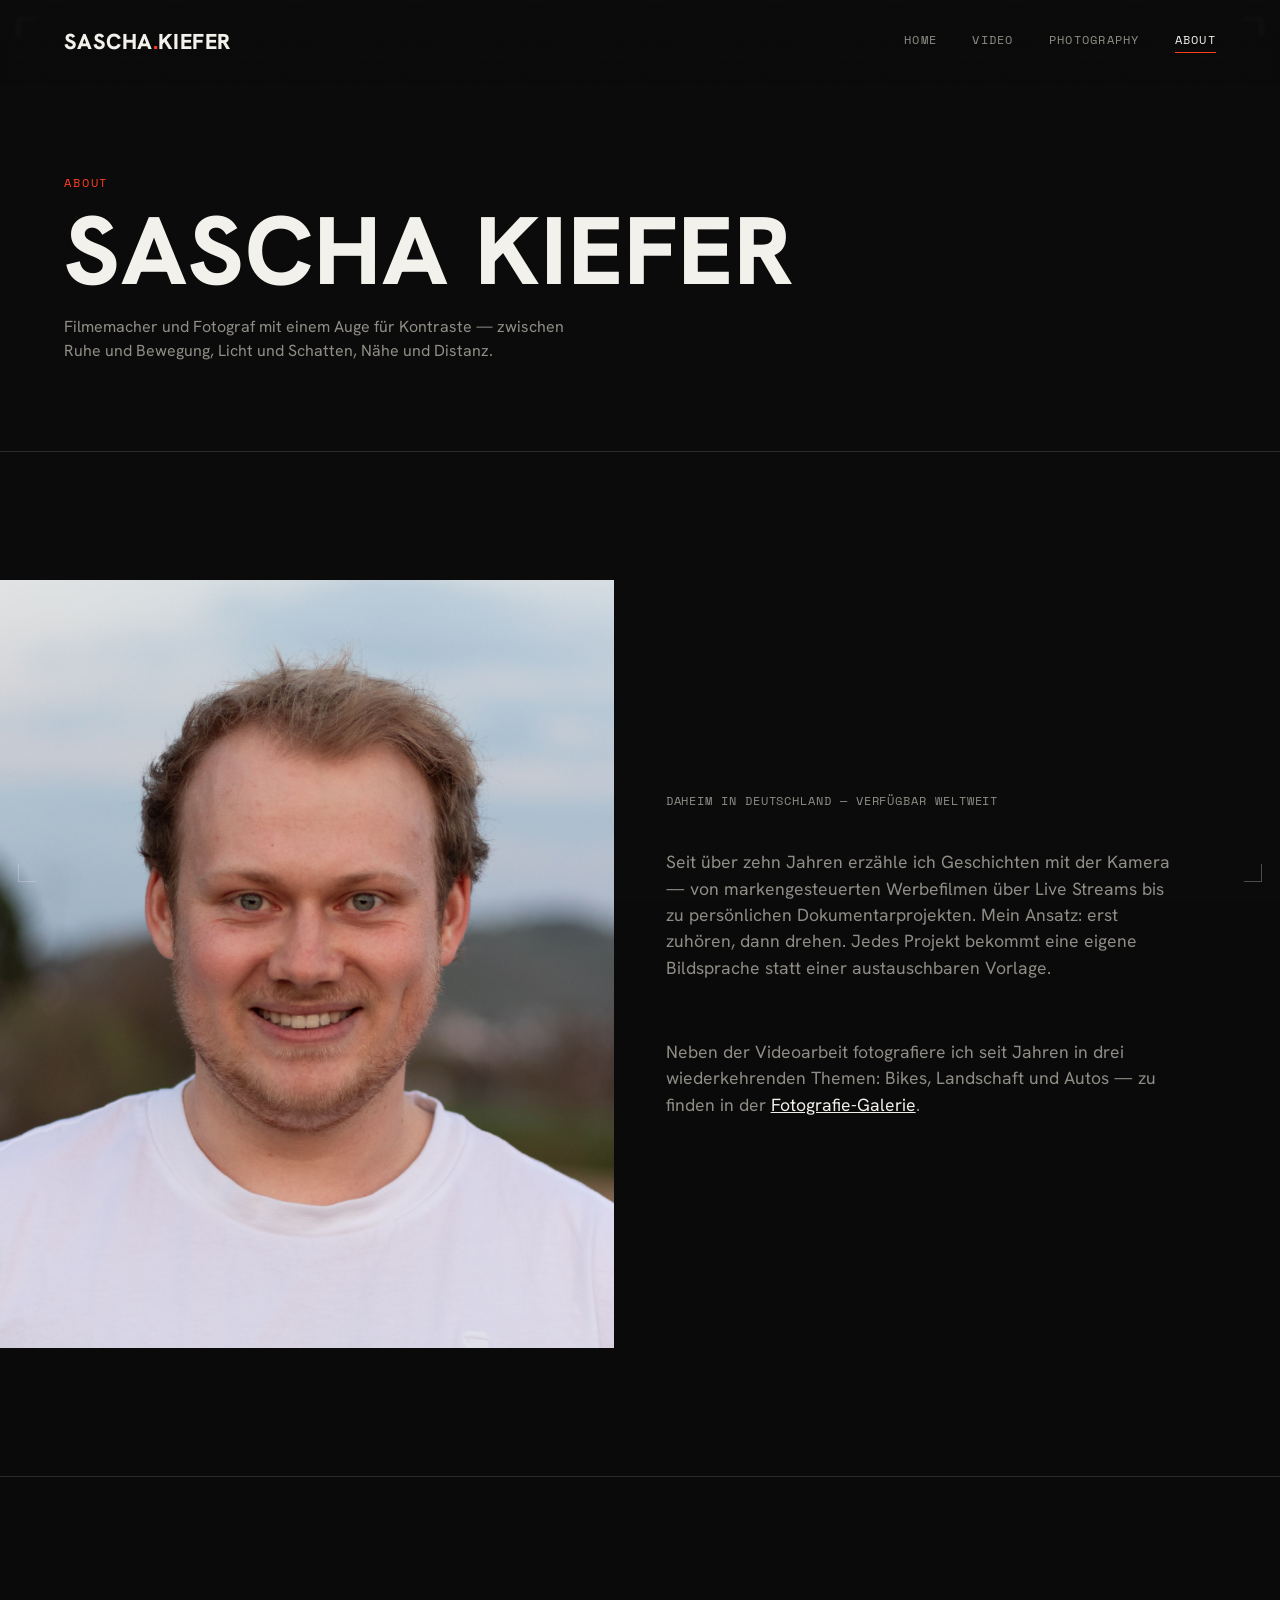
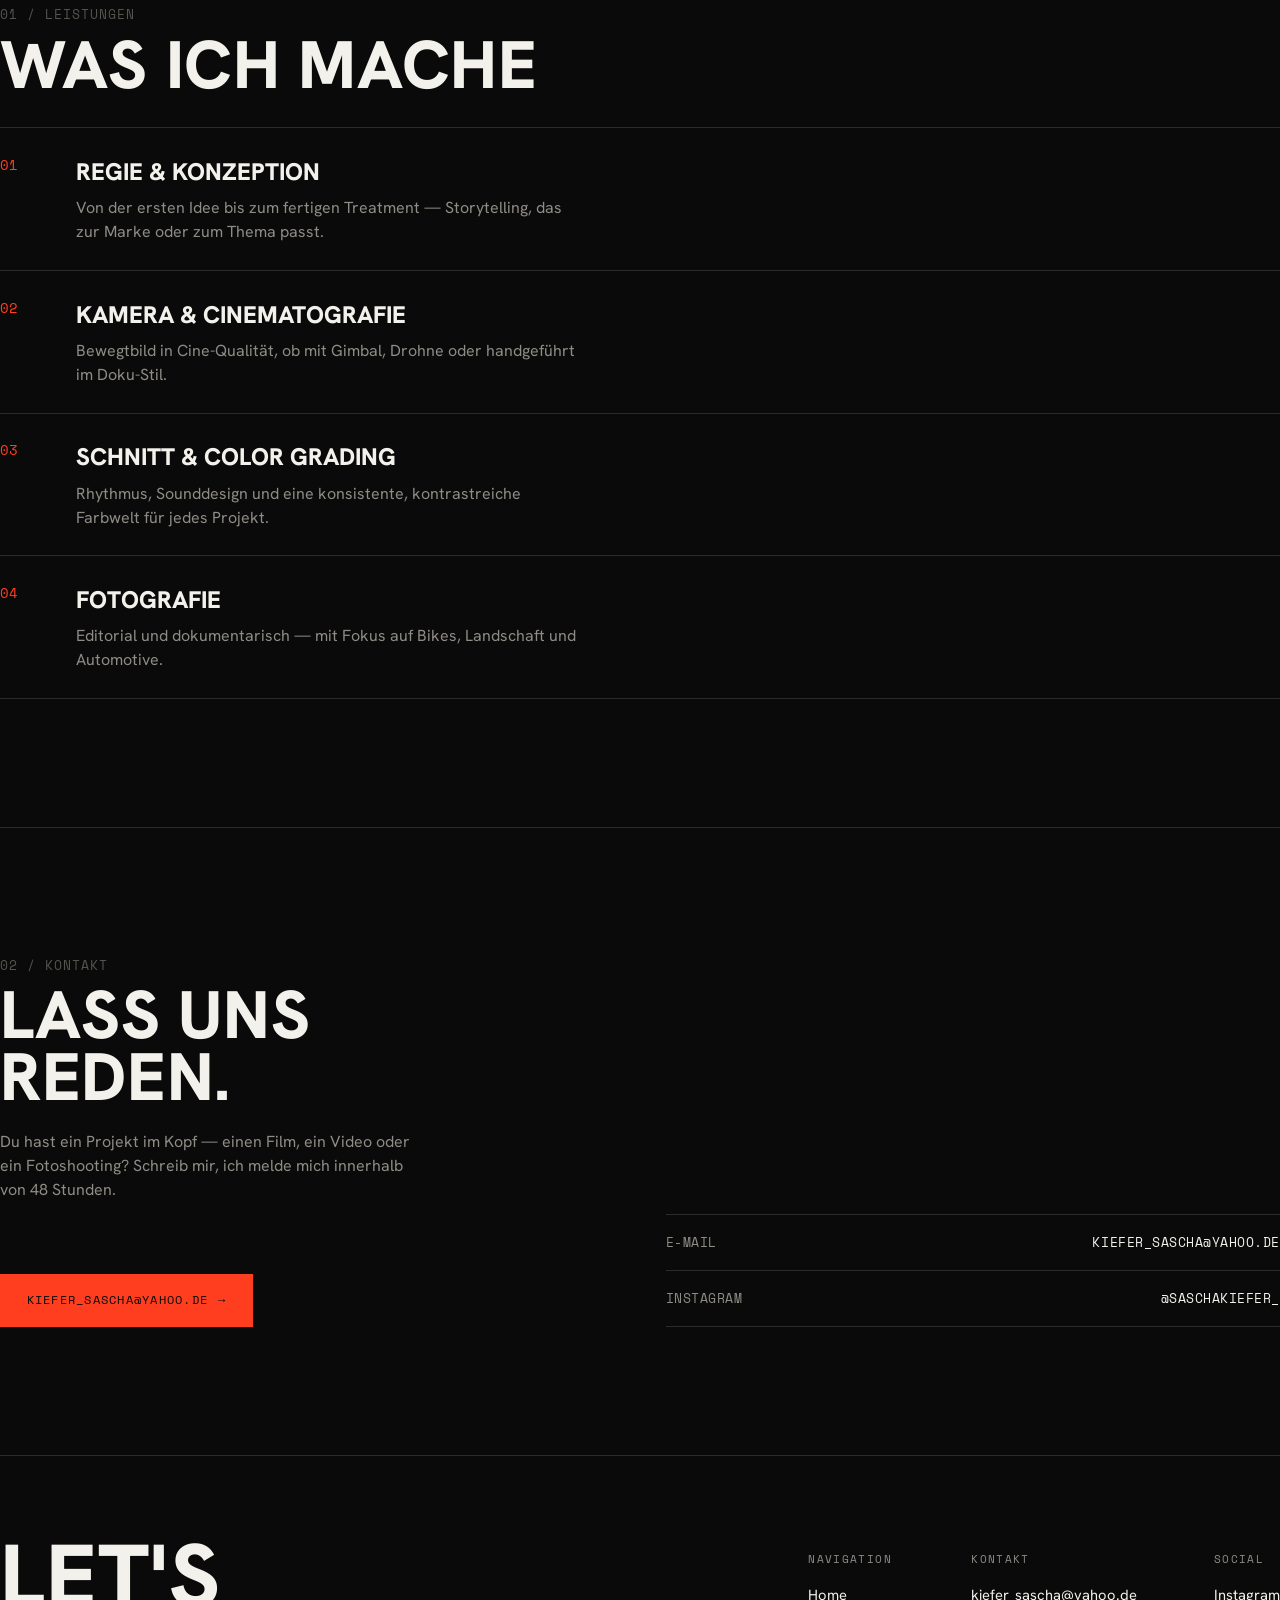
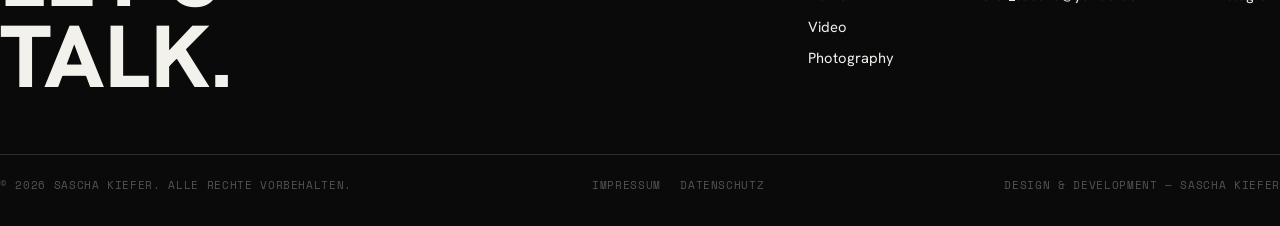
<file: about.html>
<!doctype html>
<html lang="de">
<head>
<meta charset="UTF-8">
<meta name="viewport" content="width=device-width, initial-scale=1.0">
<title>About — Sascha Kiefer</title>
<meta name="description" content="Über Sascha Kiefer — Filmmaker, Regisseur und Fotograf.">
<meta property="og:type" content="website">
<meta property="og:site_name" content="Sascha Kiefer">
<meta property="og:title" content="About — Sascha Kiefer">
<meta property="og:description" content="Über Sascha Kiefer — Filmmaker, Regisseur und Fotograf.">
<meta property="og:url" content="https://saschakiefer96-dev.github.io/website/about.html">
<meta property="og:image" content="https://saschakiefer96-dev.github.io/website/assets/img/hero-poster.jpg">
<meta name="twitter:card" content="summary_large_image">
<meta name="twitter:title" content="About — Sascha Kiefer">
<meta name="twitter:description" content="Über Sascha Kiefer — Filmmaker, Regisseur und Fotograf.">
<meta name="twitter:image" content="https://saschakiefer96-dev.github.io/website/assets/img/hero-poster.jpg">
<link rel="icon" type="image/svg+xml" href="assets/favicon.svg">
<link rel="stylesheet" href="css/style.css">
</head>
<body>

<div class="grain"></div>
<div class="reticle"><span class="tl"></span><span class="tr"></span><span class="bl"></span><span class="br"></span></div>

<nav class="nav">
  <div class="nav__inner">
    <a href="index.html" class="nav__logo">Sascha<span>.</span>Kiefer</a>
    <div class="nav__links">
      <a href="index.html">Home</a>
      <a href="projects.html">Video</a>
      <a href="photography.html">Photography</a>
      <a href="about.html" class="active">About</a>
    </div>
    <button class="nav__toggle" aria-label="Menü öffnen"><span></span><span></span><span></span></button>
  </div>
</nav>

<div class="mobile-menu">
  <a href="index.html">Home</a>
  <a href="projects.html">Video</a>
  <a href="photography.html">Photography</a>
  <a href="about.html" class="active">About</a>
  <div class="mobile-menu__foot mono">
    <a href="https://www.instagram.com/saschakiefer_/?hl=en" target="_blank" rel="noopener">Instagram</a><span>Contact</span>
  </div>
</div>

<header class="page-head wrap reveal">
  <div class="page-head__eyebrow eyebrow">About</div>
  <h1 class="page-head__title display">Sascha Kiefer</h1>
  <p class="page-head__sub">
    Filmemacher und Fotograf mit einem Auge für Kontraste — zwischen
    Ruhe und Bewegung, Licht und Schatten, Nähe und Distanz.
  </p>
</header>

<!-- INTRO SPLIT -->
<section class="section wrap reveal">
  <div class="grid-2">
    <div class="ph ph--media" style="--ratio: 4/5;">
      <img class="ph__img" src="assets/img/about/Bewerbungsfoto.jpg" alt="Sascha Kiefer — Portrait" loading="lazy">
    </div>
    <div style="display:flex; flex-direction:column; justify-content:center; gap:1.4rem;">
      <div class="mono">Daheim in Deutschland — verfügbar weltweit</div>
      <p style="font-size:1.1rem; color:var(--fg-dim); max-width:52ch;">
        Seit über zehn Jahren erzähle ich Geschichten mit der Kamera —
        von markengesteuerten Werbefilmen über Live Streams bis zu
        persönlichen Dokumentarprojekten. Mein Ansatz: erst zuhören,
        dann drehen. Jedes Projekt bekommt eine eigene Bildsprache statt
        einer austauschbaren Vorlage.
      </p>
      <p style="font-size:1.1rem; color:var(--fg-dim); max-width:52ch;">
        Neben der Videoarbeit fotografiere ich seit Jahren in drei
        wiederkehrenden Themen: Bikes, Landschaft und Autos — zu finden
        in der <a href="photography.html" style="color:var(--fg); text-decoration:underline;">Fotografie-Galerie</a>.
      </p>
    </div>
  </div>
</section>

<!-- CAPABILITIES -->
<section class="section wrap reveal">
  <div class="section-num mono">01 / Leistungen</div>
  <h2 class="section__title display" style="margin-top:.6rem; margin-bottom:2rem;">Was ich mache</h2>

  <ul class="num-list">
    <li>
      <div></div>
      <div>
        <h3>Regie &amp; Konzeption</h3>
        <p>Von der ersten Idee bis zum fertigen Treatment — Storytelling, das zur Marke oder zum Thema passt.</p>
      </div>
    </li>
    <li>
      <div></div>
      <div>
        <h3>Kamera &amp; Cinematografie</h3>
        <p>Bewegtbild in Cine-Qualität, ob mit Gimbal, Drohne oder handgeführt im Doku-Stil.</p>
      </div>
    </li>
    <li>
      <div></div>
      <div>
        <h3>Schnitt &amp; Color Grading</h3>
        <p>Rhythmus, Sounddesign und eine konsistente, kontrastreiche Farbwelt für jedes Projekt.</p>
      </div>
    </li>
    <li>
      <div></div>
      <div>
        <h3>Fotografie</h3>
        <p>Editorial und dokumentarisch — mit Fokus auf Bikes, Landschaft und Automotive.</p>
      </div>
    </li>
  </ul>
</section>

<!-- CONTACT -->
<section class="section wrap reveal" id="contact">
  <div class="grid-2">
    <div>
      <div class="section-num mono">02 / Kontakt</div>
      <h2 class="section__title display" style="margin-top:.6rem;">Lass uns<br>reden.</h2>
      <p style="margin-top:1.4rem; color:var(--fg-dim); max-width:46ch;">
        Du hast ein Projekt im Kopf — einen Film, ein Video oder ein
        Fotoshooting? Schreib mir, ich melde mich innerhalb von 48 Stunden.
      </p>
      <div class="mt-lg">
        <a href="mailto:kiefer_sascha@yahoo.de" class="btn btn--accent">kiefer_sascha@yahoo.de <span class="btn__arrow">→</span></a>
      </div>
    </div>
    <div class="spec-list" style="align-self:end;">
      <div class="spec-list__row"><span>E-Mail</span><a href="mailto:kiefer_sascha@yahoo.de">kiefer_sascha@yahoo.de</a></div>
      <div class="spec-list__row"><span>Instagram</span><a href="https://www.instagram.com/saschakiefer_/?hl=en" target="_blank" rel="noopener">@saschakiefer_</a></div>
    </div>
  </div>
</section>

<footer class="footer wrap">
  <div class="footer__top">
    <div class="footer__title display">Let's<br>Talk.</div>
    <div class="footer__cols">
      <div class="footer__col">
        <h4>Navigation</h4>
        <a href="index.html">Home</a>
        <a href="projects.html">Video</a>
        <a href="photography.html">Photography</a>
      </div>
      <div class="footer__col">
        <h4>Kontakt</h4>
        <a href="mailto:kiefer_sascha@yahoo.de">kiefer_sascha@yahoo.de</a>
      </div>
      <div class="footer__col">
        <h4>Social</h4>
        <a href="https://www.instagram.com/saschakiefer_/?hl=en" target="_blank" rel="noopener">Instagram</a>
      </div>
    </div>
  </div>
  <div class="footer__bottom">
    <span>© 2026 Sascha Kiefer. Alle Rechte vorbehalten.</span>
    <div class="footer__legal">
      <a href="impressum.html">Impressum</a>
      <a href="datenschutz.html">Datenschutz</a>
    </div>
    <span>Design &amp; Development — Sascha Kiefer</span>
  </div>
</footer>

<script src="js/main.js"></script>
</body>
</html>
</file>
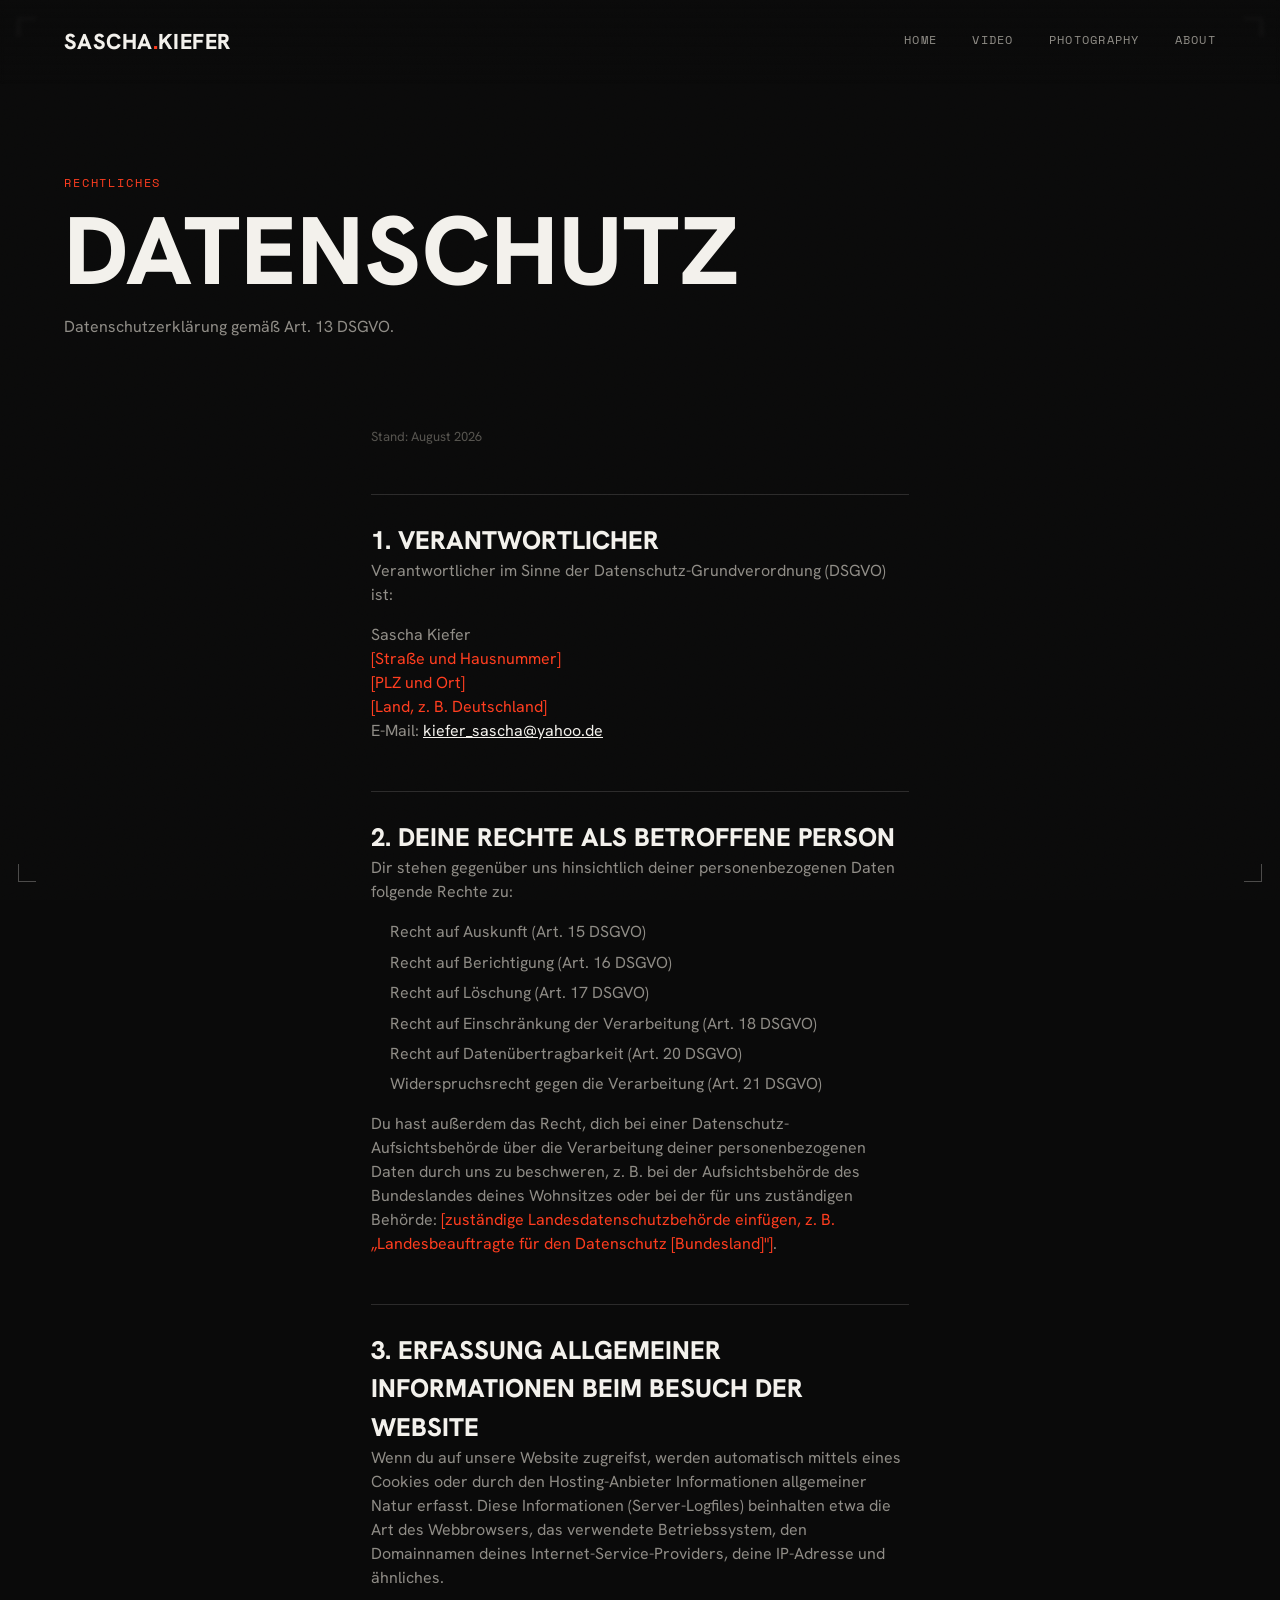
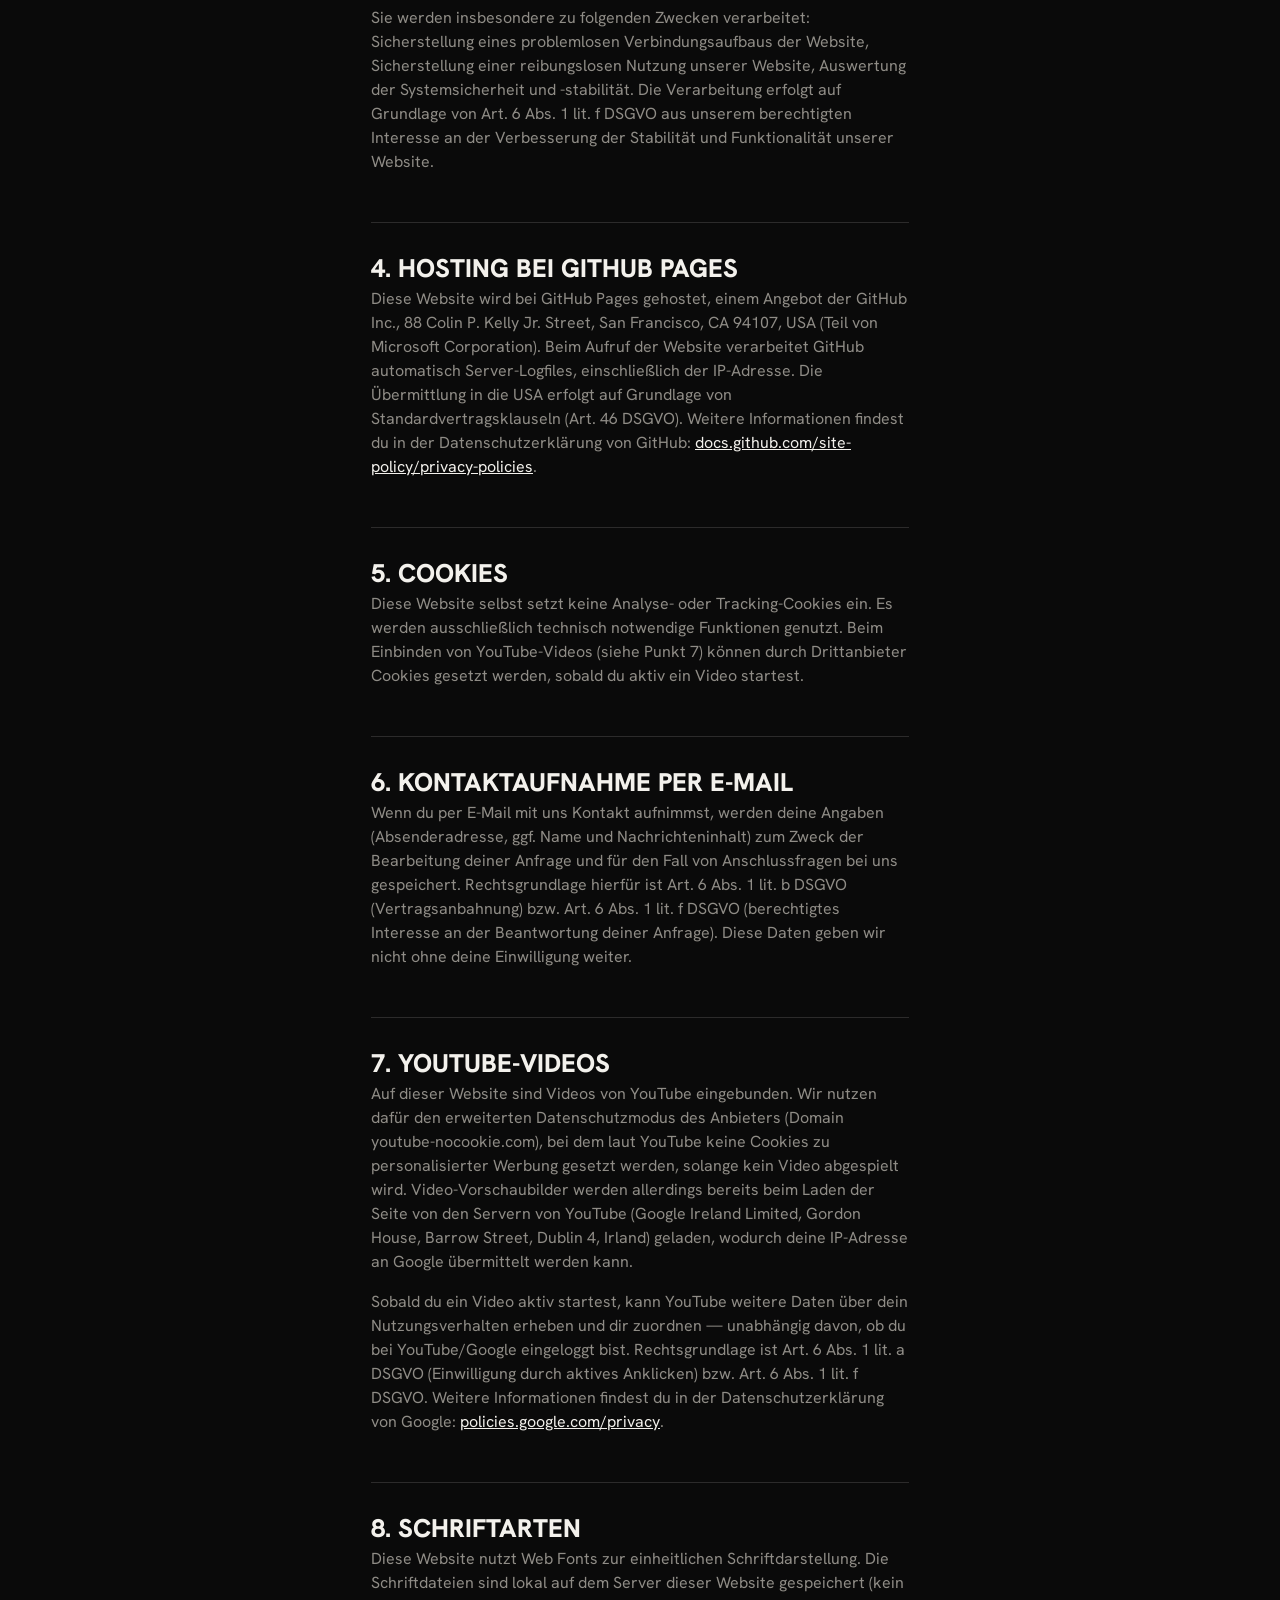
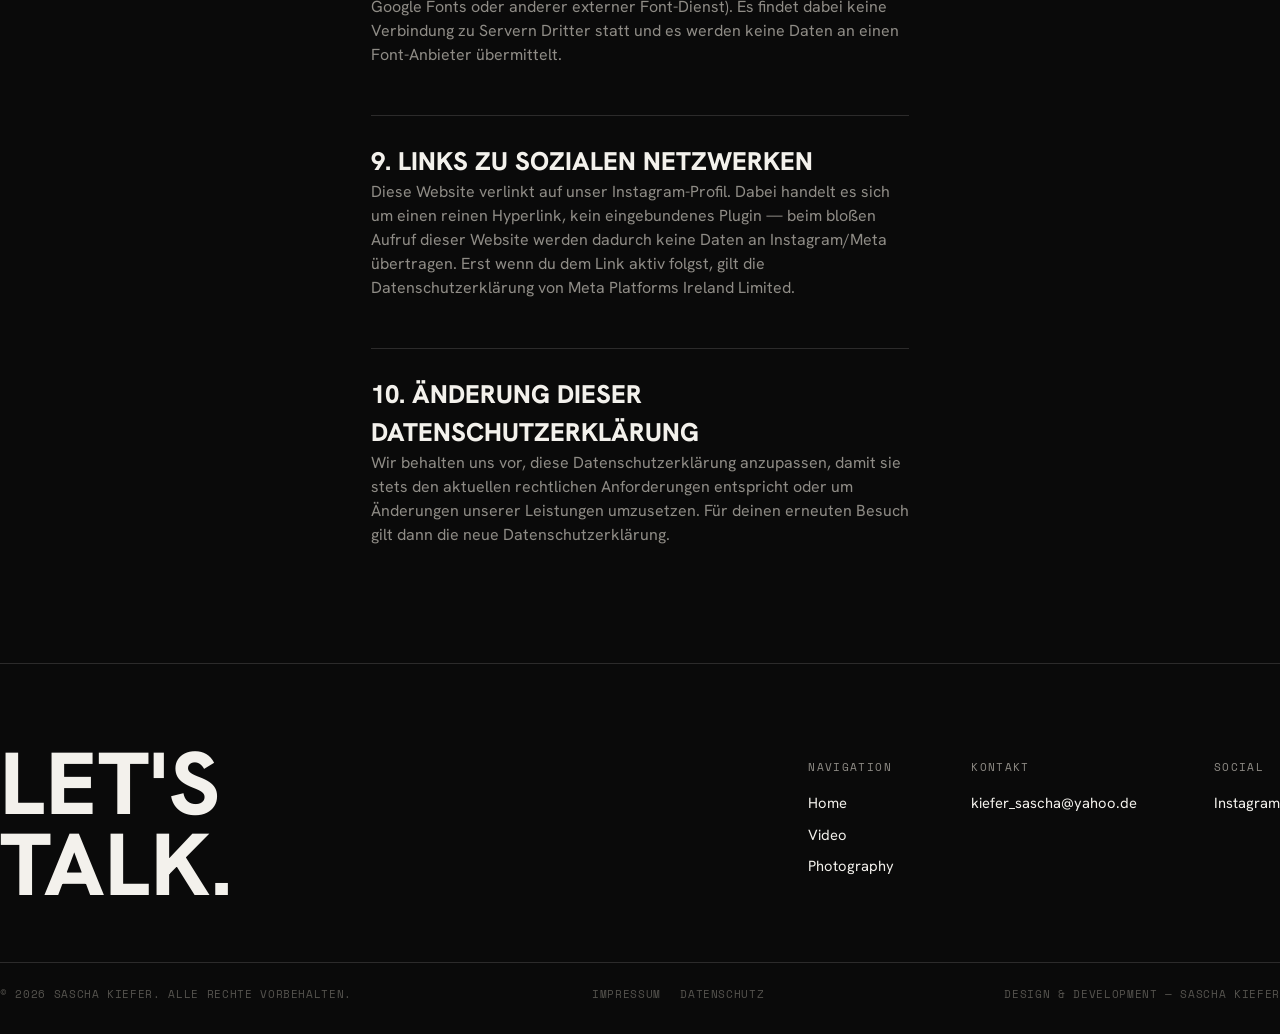
<file: datenschutz.html>
<!doctype html>
<html lang="de">
<head>
<meta charset="UTF-8">
<meta name="viewport" content="width=device-width, initial-scale=1.0">
<title>Datenschutz — Sascha Kiefer</title>
<meta name="description" content="Datenschutzerklärung von Sascha Kiefer.">
<meta property="og:type" content="website">
<meta property="og:site_name" content="Sascha Kiefer">
<meta property="og:title" content="Datenschutz — Sascha Kiefer">
<meta property="og:description" content="Datenschutzerklärung von Sascha Kiefer.">
<meta property="og:url" content="https://saschakiefer96-dev.github.io/website/datenschutz.html">
<meta property="og:image" content="https://saschakiefer96-dev.github.io/website/assets/img/hero-poster.jpg">
<meta name="twitter:card" content="summary">
<meta name="twitter:title" content="Datenschutz — Sascha Kiefer">
<meta name="twitter:description" content="Datenschutzerklärung von Sascha Kiefer.">
<link rel="icon" type="image/svg+xml" href="assets/favicon.svg">
<link rel="stylesheet" href="css/style.css">
</head>
<body>

<div class="grain"></div>
<div class="reticle"><span class="tl"></span><span class="tr"></span><span class="bl"></span><span class="br"></span></div>

<nav class="nav">
  <div class="nav__inner">
    <a href="index.html" class="nav__logo">Sascha<span>.</span>Kiefer</a>
    <div class="nav__links">
      <a href="index.html">Home</a>
      <a href="projects.html">Video</a>
      <a href="photography.html">Photography</a>
      <a href="about.html">About</a>
    </div>
    <button class="nav__toggle" aria-label="Menü öffnen"><span></span><span></span><span></span></button>
  </div>
</nav>

<div class="mobile-menu">
  <a href="index.html">Home</a>
  <a href="projects.html">Video</a>
  <a href="photography.html">Photography</a>
  <a href="about.html">About</a>
  <div class="mobile-menu__foot mono">
    <a href="https://www.instagram.com/saschakiefer_/?hl=en" target="_blank" rel="noopener">Instagram</a><span>Contact</span>
  </div>
</div>

<header class="page-head wrap reveal">
  <div class="page-head__eyebrow eyebrow">Rechtliches</div>
  <h1 class="page-head__title display">Datenschutz</h1>
  <p class="page-head__sub">
    Datenschutzerklärung gemäß Art. 13 DSGVO.
  </p>
</header>

<section class="wrap reveal legal" style="padding-bottom: clamp(60px,8vw,100px);">

  <div class="legal__updated">Stand: August 2026</div>

  <h2>1. Verantwortlicher</h2>
  <p>
    Verantwortlicher im Sinne der Datenschutz-Grundverordnung (DSGVO) ist:
  </p>
  <p>
    Sascha Kiefer<br>
    <span class="placeholder">[Straße und Hausnummer]</span><br>
    <span class="placeholder">[PLZ und Ort]</span><br>
    <span class="placeholder">[Land, z. B. Deutschland]</span><br>
    E-Mail: <a href="mailto:kiefer_sascha@yahoo.de">kiefer_sascha@yahoo.de</a>
  </p>

  <h2>2. Deine Rechte als betroffene Person</h2>
  <p>Dir stehen gegenüber uns hinsichtlich deiner personenbezogenen Daten folgende Rechte zu:</p>
  <ul>
    <li>Recht auf Auskunft (Art. 15 DSGVO)</li>
    <li>Recht auf Berichtigung (Art. 16 DSGVO)</li>
    <li>Recht auf Löschung (Art. 17 DSGVO)</li>
    <li>Recht auf Einschränkung der Verarbeitung (Art. 18 DSGVO)</li>
    <li>Recht auf Datenübertragbarkeit (Art. 20 DSGVO)</li>
    <li>Widerspruchsrecht gegen die Verarbeitung (Art. 21 DSGVO)</li>
  </ul>
  <p>
    Du hast außerdem das Recht, dich bei einer Datenschutz-Aufsichtsbehörde über die Verarbeitung deiner
    personenbezogenen Daten durch uns zu beschweren, z. B. bei der Aufsichtsbehörde des Bundeslandes
    deines Wohnsitzes oder bei der für uns zuständigen Behörde:
    <span class="placeholder">[zuständige Landesdatenschutzbehörde einfügen, z. B. „Landesbeauftragte für
    den Datenschutz [Bundesland]"]</span>.
  </p>

  <h2>3. Erfassung allgemeiner Informationen beim Besuch der Website</h2>
  <p>
    Wenn du auf unsere Website zugreifst, werden automatisch mittels eines Cookies oder durch den
    Hosting-Anbieter Informationen allgemeiner Natur erfasst. Diese Informationen (Server-Logfiles)
    beinhalten etwa die Art des Webbrowsers, das verwendete Betriebssystem, den Domainnamen deines
    Internet-Service-Providers, deine IP-Adresse und ähnliches.
  </p>
  <p>
    Sie werden insbesondere zu folgenden Zwecken verarbeitet: Sicherstellung eines problemlosen
    Verbindungsaufbaus der Website, Sicherstellung einer reibungslosen Nutzung unserer Website,
    Auswertung der Systemsicherheit und -stabilität. Die Verarbeitung erfolgt auf Grundlage von
    Art. 6 Abs. 1 lit. f DSGVO aus unserem berechtigten Interesse an der Verbesserung der Stabilität und
    Funktionalität unserer Website.
  </p>

  <h2>4. Hosting bei GitHub Pages</h2>
  <p>
    Diese Website wird bei GitHub Pages gehostet, einem Angebot der GitHub Inc.,
    88 Colin P. Kelly Jr. Street, San Francisco, CA 94107, USA (Teil von Microsoft Corporation).
    Beim Aufruf der Website verarbeitet GitHub automatisch Server-Logfiles, einschließlich der
    IP-Adresse. Die Übermittlung in die USA erfolgt auf Grundlage von Standardvertragsklauseln
    (Art. 46 DSGVO). Weitere Informationen findest du in der Datenschutzerklärung von GitHub:
    <a href="https://docs.github.com/en/site-policy/privacy-policies/github-general-privacy-statement" target="_blank" rel="noopener">docs.github.com/site-policy/privacy-policies</a>.
  </p>

  <h2>5. Cookies</h2>
  <p>
    Diese Website selbst setzt keine Analyse- oder Tracking-Cookies ein. Es werden ausschließlich
    technisch notwendige Funktionen genutzt. Beim Einbinden von YouTube-Videos (siehe Punkt 7) können
    durch Drittanbieter Cookies gesetzt werden, sobald du aktiv ein Video startest.
  </p>

  <h2>6. Kontaktaufnahme per E-Mail</h2>
  <p>
    Wenn du per E-Mail mit uns Kontakt aufnimmst, werden deine Angaben (Absenderadresse, ggf. Name
    und Nachrichteninhalt) zum Zweck der Bearbeitung deiner Anfrage und für den Fall von
    Anschlussfragen bei uns gespeichert. Rechtsgrundlage hierfür ist Art. 6 Abs. 1 lit. b DSGVO
    (Vertragsanbahnung) bzw. Art. 6 Abs. 1 lit. f DSGVO (berechtigtes Interesse an der Beantwortung
    deiner Anfrage). Diese Daten geben wir nicht ohne deine Einwilligung weiter.
  </p>

  <h2>7. YouTube-Videos</h2>
  <p>
    Auf dieser Website sind Videos von YouTube eingebunden. Wir nutzen dafür den erweiterten
    Datenschutzmodus des Anbieters (Domain youtube-nocookie.com), bei dem laut YouTube keine Cookies
    zu personalisierter Werbung gesetzt werden, solange kein Video abgespielt wird. Video-Vorschaubilder
    werden allerdings bereits beim Laden der Seite von den Servern von YouTube (Google Ireland Limited,
    Gordon House, Barrow Street, Dublin 4, Irland) geladen, wodurch deine IP-Adresse an Google übermittelt
    werden kann.
  </p>
  <p>
    Sobald du ein Video aktiv startest, kann YouTube weitere Daten über dein Nutzungsverhalten erheben
    und dir zuordnen — unabhängig davon, ob du bei YouTube/Google eingeloggt bist. Rechtsgrundlage ist
    Art. 6 Abs. 1 lit. a DSGVO (Einwilligung durch aktives Anklicken) bzw. Art. 6 Abs. 1 lit. f DSGVO.
    Weitere Informationen findest du in der Datenschutzerklärung von Google:
    <a href="https://policies.google.com/privacy" target="_blank" rel="noopener">policies.google.com/privacy</a>.
  </p>

  <h2>8. Schriftarten</h2>
  <p>
    Diese Website nutzt Web Fonts zur einheitlichen Schriftdarstellung. Die Schriftdateien sind lokal
    auf dem Server dieser Website gespeichert (kein Google Fonts oder anderer externer Font-Dienst).
    Es findet dabei keine Verbindung zu Servern Dritter statt und es werden keine Daten an einen
    Font-Anbieter übermittelt.
  </p>

  <h2>9. Links zu sozialen Netzwerken</h2>
  <p>
    Diese Website verlinkt auf unser Instagram-Profil. Dabei handelt es sich um einen reinen Hyperlink,
    kein eingebundenes Plugin — beim bloßen Aufruf dieser Website werden dadurch keine Daten an
    Instagram/Meta übertragen. Erst wenn du dem Link aktiv folgst, gilt die Datenschutzerklärung von
    Meta Platforms Ireland Limited.
  </p>

  <h2>10. Änderung dieser Datenschutzerklärung</h2>
  <p>
    Wir behalten uns vor, diese Datenschutzerklärung anzupassen, damit sie stets den aktuellen
    rechtlichen Anforderungen entspricht oder um Änderungen unserer Leistungen umzusetzen. Für deinen
    erneuten Besuch gilt dann die neue Datenschutzerklärung.
  </p>

</section>

<footer class="footer wrap">
  <div class="footer__top">
    <div class="footer__title display">Let's<br>Talk.</div>
    <div class="footer__cols">
      <div class="footer__col">
        <h4>Navigation</h4>
        <a href="index.html">Home</a>
        <a href="projects.html">Video</a>
        <a href="photography.html">Photography</a>
      </div>
      <div class="footer__col">
        <h4>Kontakt</h4>
        <a href="mailto:kiefer_sascha@yahoo.de">kiefer_sascha@yahoo.de</a>
      </div>
      <div class="footer__col">
        <h4>Social</h4>
        <a href="https://www.instagram.com/saschakiefer_/?hl=en" target="_blank" rel="noopener">Instagram</a>
      </div>
    </div>
  </div>
  <div class="footer__bottom">
    <span>© 2026 Sascha Kiefer. Alle Rechte vorbehalten.</span>
    <div class="footer__legal">
      <a href="impressum.html">Impressum</a>
      <a href="datenschutz.html">Datenschutz</a>
    </div>
    <span>Design &amp; Development — Sascha Kiefer</span>
  </div>
</footer>

<script src="js/main.js"></script>
</body>
</html>
</file>
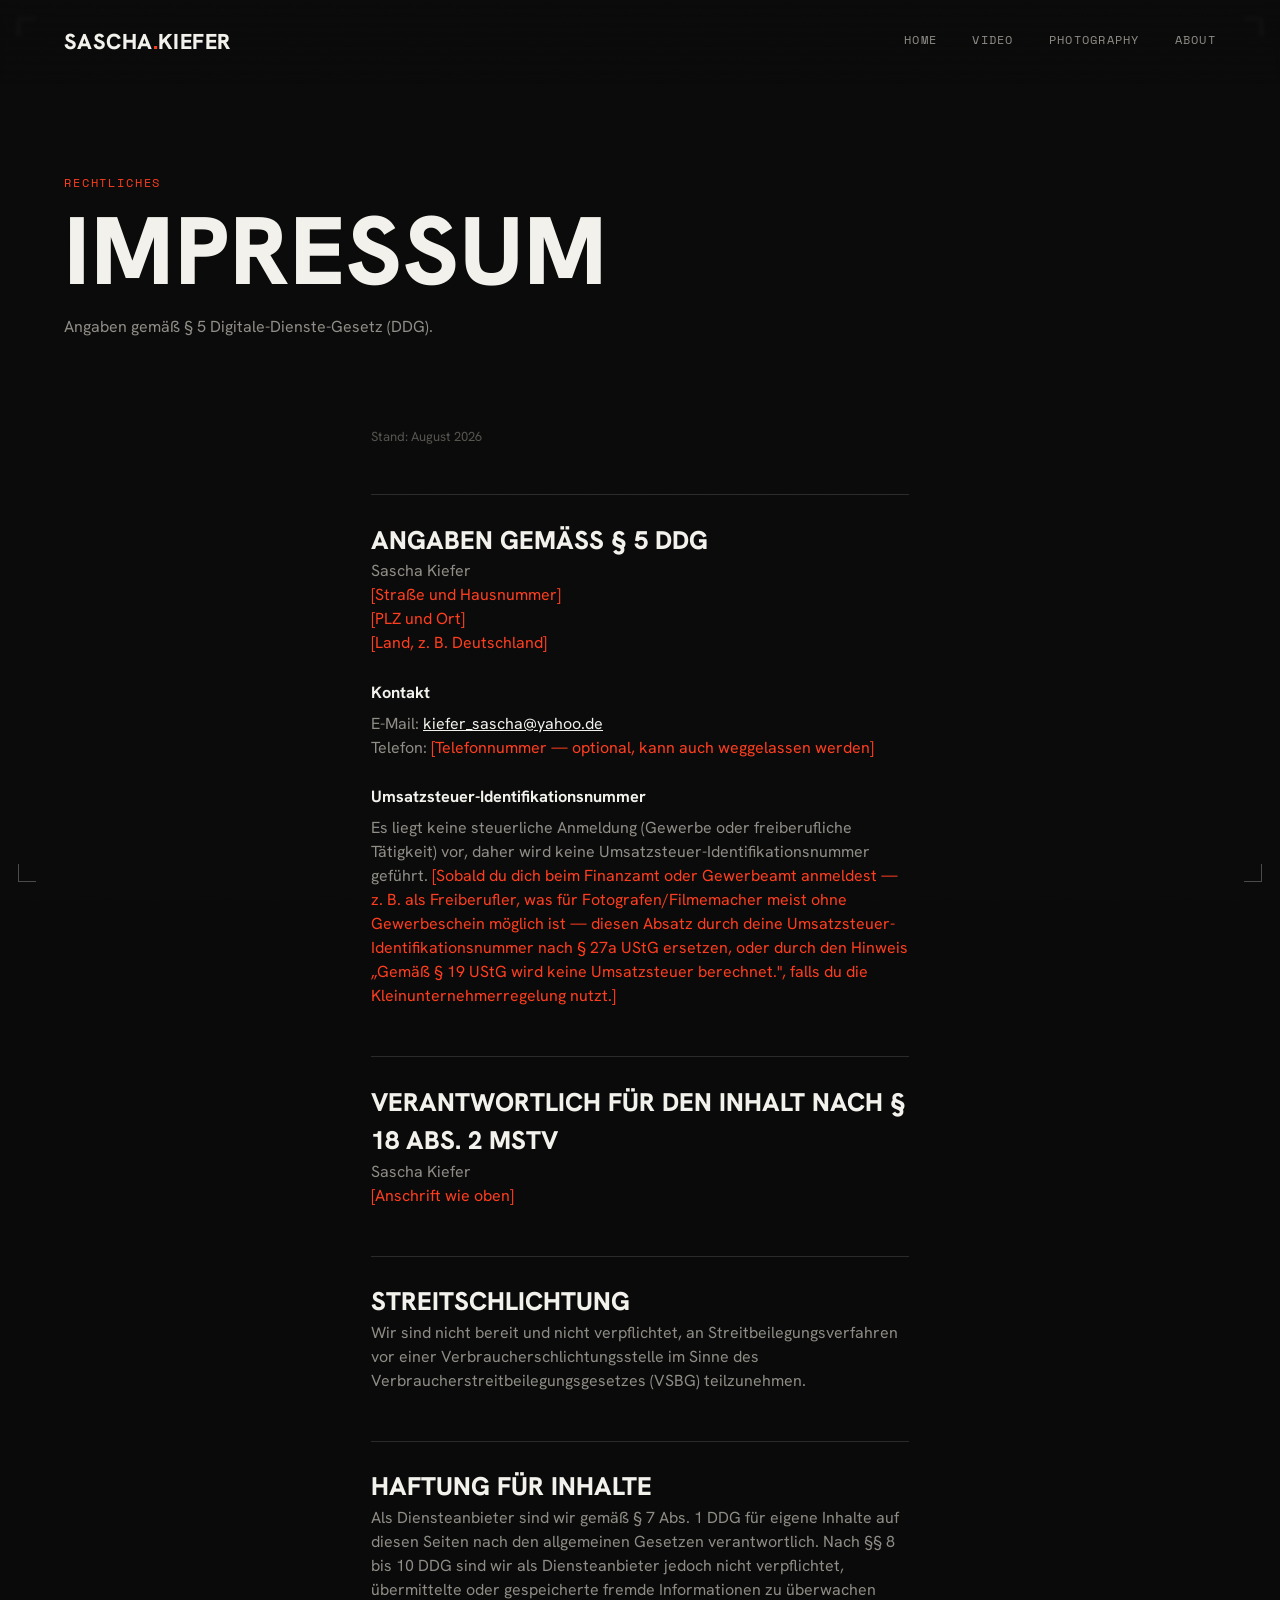
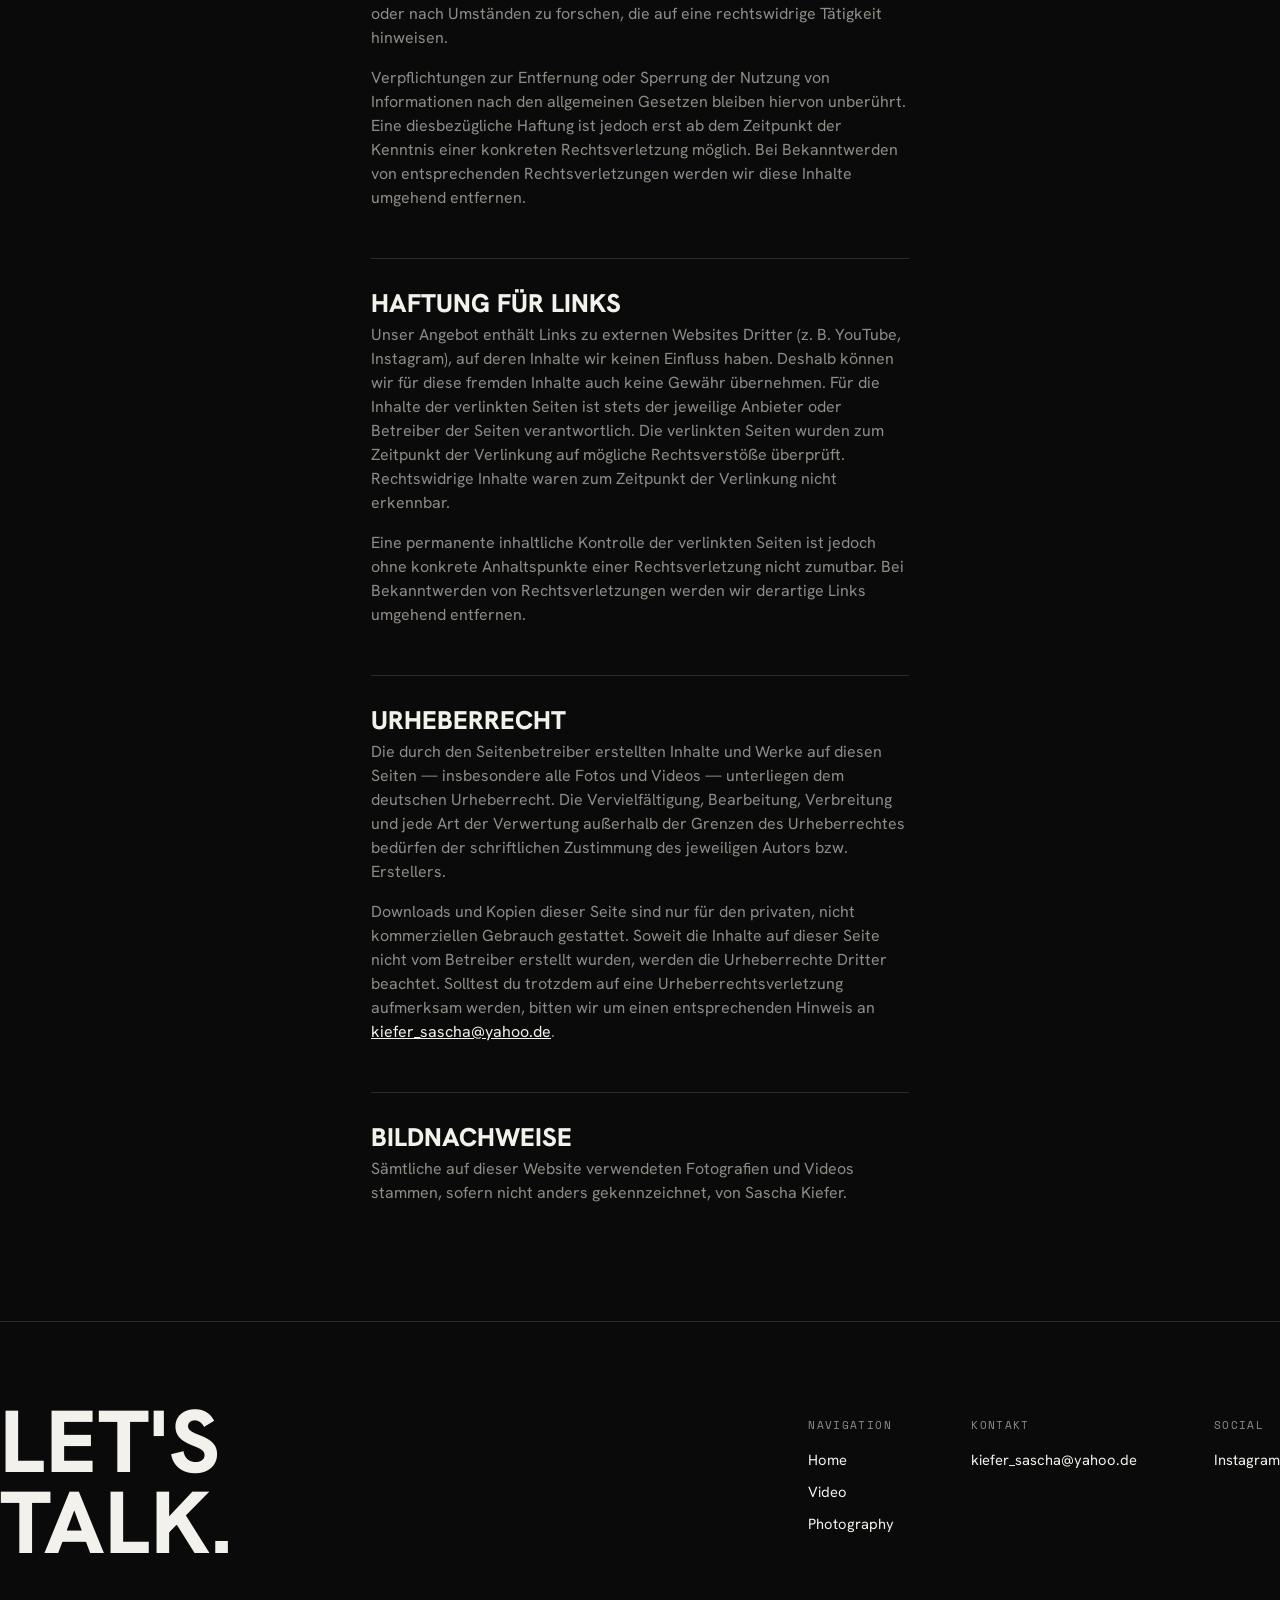
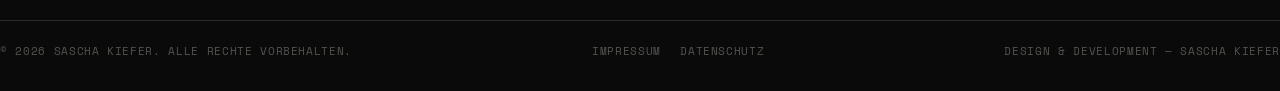
<file: impressum.html>
<!doctype html>
<html lang="de">
<head>
<meta charset="UTF-8">
<meta name="viewport" content="width=device-width, initial-scale=1.0">
<title>Impressum — Sascha Kiefer</title>
<meta name="description" content="Impressum von Sascha Kiefer.">
<meta property="og:type" content="website">
<meta property="og:site_name" content="Sascha Kiefer">
<meta property="og:title" content="Impressum — Sascha Kiefer">
<meta property="og:description" content="Impressum von Sascha Kiefer.">
<meta property="og:url" content="https://saschakiefer96-dev.github.io/website/impressum.html">
<meta property="og:image" content="https://saschakiefer96-dev.github.io/website/assets/img/hero-poster.jpg">
<meta name="twitter:card" content="summary">
<meta name="twitter:title" content="Impressum — Sascha Kiefer">
<meta name="twitter:description" content="Impressum von Sascha Kiefer.">
<link rel="icon" type="image/svg+xml" href="assets/favicon.svg">
<link rel="stylesheet" href="css/style.css">
</head>
<body>

<div class="grain"></div>
<div class="reticle"><span class="tl"></span><span class="tr"></span><span class="bl"></span><span class="br"></span></div>

<nav class="nav">
  <div class="nav__inner">
    <a href="index.html" class="nav__logo">Sascha<span>.</span>Kiefer</a>
    <div class="nav__links">
      <a href="index.html">Home</a>
      <a href="projects.html">Video</a>
      <a href="photography.html">Photography</a>
      <a href="about.html">About</a>
    </div>
    <button class="nav__toggle" aria-label="Menü öffnen"><span></span><span></span><span></span></button>
  </div>
</nav>

<div class="mobile-menu">
  <a href="index.html">Home</a>
  <a href="projects.html">Video</a>
  <a href="photography.html">Photography</a>
  <a href="about.html">About</a>
  <div class="mobile-menu__foot mono">
    <a href="https://www.instagram.com/saschakiefer_/?hl=en" target="_blank" rel="noopener">Instagram</a><span>Contact</span>
  </div>
</div>

<header class="page-head wrap reveal">
  <div class="page-head__eyebrow eyebrow">Rechtliches</div>
  <h1 class="page-head__title display">Impressum</h1>
  <p class="page-head__sub">
    Angaben gemäß § 5 Digitale-Dienste-Gesetz (DDG).
  </p>
</header>

<section class="wrap reveal legal" style="padding-bottom: clamp(60px,8vw,100px);">

  <div class="legal__updated">Stand: August 2026</div>

  <h2>Angaben gemäß § 5 DDG</h2>
  <p>
    Sascha Kiefer<br>
    <span class="placeholder">[Straße und Hausnummer]</span><br>
    <span class="placeholder">[PLZ und Ort]</span><br>
    <span class="placeholder">[Land, z. B. Deutschland]</span>
  </p>

  <h3>Kontakt</h3>
  <p>
    E-Mail: <a href="mailto:kiefer_sascha@yahoo.de">kiefer_sascha@yahoo.de</a><br>
    Telefon: <span class="placeholder">[Telefonnummer — optional, kann auch weggelassen werden]</span>
  </p>

  <h3>Umsatzsteuer-Identifikationsnummer</h3>
  <p>
    Es liegt keine steuerliche Anmeldung (Gewerbe oder freiberufliche Tätigkeit) vor,
    daher wird keine Umsatzsteuer-Identifikationsnummer geführt.
    <span class="placeholder">
      [Sobald du dich beim Finanzamt oder Gewerbeamt anmeldest — z. B. als Freiberufler,
      was für Fotografen/Filmemacher meist ohne Gewerbeschein möglich ist — diesen Absatz durch deine
      Umsatzsteuer-Identifikationsnummer nach § 27a UStG ersetzen, oder durch den Hinweis
      „Gemäß § 19 UStG wird keine Umsatzsteuer berechnet.", falls du die Kleinunternehmerregelung nutzt.]
    </span>
  </p>

  <h2>Verantwortlich für den Inhalt nach § 18 Abs. 2 MStV</h2>
  <p>
    Sascha Kiefer<br>
    <span class="placeholder">[Anschrift wie oben]</span>
  </p>

  <h2>Streitschlichtung</h2>
  <p>
    Wir sind nicht bereit und nicht verpflichtet, an Streitbeilegungsverfahren vor einer
    Verbraucherschlichtungsstelle im Sinne des Verbraucherstreitbeilegungsgesetzes (VSBG) teilzunehmen.
  </p>

  <h2>Haftung für Inhalte</h2>
  <p>
    Als Diensteanbieter sind wir gemäß § 7 Abs. 1 DDG für eigene Inhalte auf diesen Seiten nach den
    allgemeinen Gesetzen verantwortlich. Nach §§ 8 bis 10 DDG sind wir als Diensteanbieter jedoch nicht
    verpflichtet, übermittelte oder gespeicherte fremde Informationen zu überwachen oder nach Umständen
    zu forschen, die auf eine rechtswidrige Tätigkeit hinweisen.
  </p>
  <p>
    Verpflichtungen zur Entfernung oder Sperrung der Nutzung von Informationen nach den allgemeinen
    Gesetzen bleiben hiervon unberührt. Eine diesbezügliche Haftung ist jedoch erst ab dem Zeitpunkt der
    Kenntnis einer konkreten Rechtsverletzung möglich. Bei Bekanntwerden von entsprechenden
    Rechtsverletzungen werden wir diese Inhalte umgehend entfernen.
  </p>

  <h2>Haftung für Links</h2>
  <p>
    Unser Angebot enthält Links zu externen Websites Dritter (z. B. YouTube, Instagram), auf deren
    Inhalte wir keinen Einfluss haben. Deshalb können wir für diese fremden Inhalte auch keine Gewähr
    übernehmen. Für die Inhalte der verlinkten Seiten ist stets der jeweilige Anbieter oder Betreiber der
    Seiten verantwortlich. Die verlinkten Seiten wurden zum Zeitpunkt der Verlinkung auf mögliche
    Rechtsverstöße überprüft. Rechtswidrige Inhalte waren zum Zeitpunkt der Verlinkung nicht erkennbar.
  </p>
  <p>
    Eine permanente inhaltliche Kontrolle der verlinkten Seiten ist jedoch ohne konkrete Anhaltspunkte
    einer Rechtsverletzung nicht zumutbar. Bei Bekanntwerden von Rechtsverletzungen werden wir derartige
    Links umgehend entfernen.
  </p>

  <h2>Urheberrecht</h2>
  <p>
    Die durch den Seitenbetreiber erstellten Inhalte und Werke auf diesen Seiten — insbesondere alle
    Fotos und Videos — unterliegen dem deutschen Urheberrecht. Die Vervielfältigung, Bearbeitung,
    Verbreitung und jede Art der Verwertung außerhalb der Grenzen des Urheberrechtes bedürfen der
    schriftlichen Zustimmung des jeweiligen Autors bzw. Erstellers.
  </p>
  <p>
    Downloads und Kopien dieser Seite sind nur für den privaten, nicht kommerziellen Gebrauch gestattet.
    Soweit die Inhalte auf dieser Seite nicht vom Betreiber erstellt wurden, werden die Urheberrechte
    Dritter beachtet. Solltest du trotzdem auf eine Urheberrechtsverletzung aufmerksam werden, bitten wir
    um einen entsprechenden Hinweis an <a href="mailto:kiefer_sascha@yahoo.de">kiefer_sascha@yahoo.de</a>.
  </p>

  <h2>Bildnachweise</h2>
  <p>
    Sämtliche auf dieser Website verwendeten Fotografien und Videos stammen, sofern nicht anders
    gekennzeichnet, von Sascha Kiefer.
  </p>

</section>

<footer class="footer wrap">
  <div class="footer__top">
    <div class="footer__title display">Let's<br>Talk.</div>
    <div class="footer__cols">
      <div class="footer__col">
        <h4>Navigation</h4>
        <a href="index.html">Home</a>
        <a href="projects.html">Video</a>
        <a href="photography.html">Photography</a>
      </div>
      <div class="footer__col">
        <h4>Kontakt</h4>
        <a href="mailto:kiefer_sascha@yahoo.de">kiefer_sascha@yahoo.de</a>
      </div>
      <div class="footer__col">
        <h4>Social</h4>
        <a href="https://www.instagram.com/saschakiefer_/?hl=en" target="_blank" rel="noopener">Instagram</a>
      </div>
    </div>
  </div>
  <div class="footer__bottom">
    <span>© 2026 Sascha Kiefer. Alle Rechte vorbehalten.</span>
    <div class="footer__legal">
      <a href="impressum.html">Impressum</a>
      <a href="datenschutz.html">Datenschutz</a>
    </div>
    <span>Design &amp; Development — Sascha Kiefer</span>
  </div>
</footer>

<script src="js/main.js"></script>
</body>
</html>
</file>
<file: css/style.css>
/* =========================================================
   KIEFER FILM — Design System
   Dark, grained, editorial campaign aesthetic.
   ========================================================= */

/* Self-hosted fonts (was: Google Fonts @import). See assets/fonts/. */
@font-face{ font-family:'Hanken Grotesk'; font-style:normal; font-weight:400; font-display:swap; src:url('../assets/fonts/hanken-grotesk-variable.woff2') format('woff2'); }
@font-face{ font-family:'Hanken Grotesk'; font-style:normal; font-weight:500; font-display:swap; src:url('../assets/fonts/hanken-grotesk-variable.woff2') format('woff2'); }
@font-face{ font-family:'Hanken Grotesk'; font-style:normal; font-weight:700; font-display:swap; src:url('../assets/fonts/hanken-grotesk-variable.woff2') format('woff2'); }
@font-face{ font-family:'Hanken Grotesk'; font-style:normal; font-weight:800; font-display:swap; src:url('../assets/fonts/hanken-grotesk-variable.woff2') format('woff2'); }
@font-face{ font-family:'Anton'; font-style:normal; font-weight:400; font-display:swap; src:url('../assets/fonts/anton-400.woff2') format('woff2'); }
@font-face{ font-family:'Space Mono'; font-style:normal; font-weight:400; font-display:swap; src:url('../assets/fonts/space-mono-400.woff2') format('woff2'); }
@font-face{ font-family:'Space Mono'; font-style:normal; font-weight:700; font-display:swap; src:url('../assets/fonts/space-mono-700.woff2') format('woff2'); }
@font-face{ font-family:'Playfair Display'; font-style:normal; font-weight:700; font-display:swap; src:url('../assets/fonts/playfair-display-700.woff2') format('woff2'); }
@font-face{ font-family:'Abril Fatface'; font-style:normal; font-weight:400; font-display:swap; src:url('../assets/fonts/abril-fatface-400.woff2') format('woff2'); }
@font-face{ font-family:'Cormorant Garamond'; font-style:normal; font-weight:700; font-display:swap; src:url('../assets/fonts/cormorant-garamond-700.woff2') format('woff2'); }
@font-face{ font-family:'Bebas Neue'; font-style:normal; font-weight:400; font-display:swap; src:url('../assets/fonts/bebas-neue-400.woff2') format('woff2'); }
@font-face{ font-family:'Caveat'; font-style:normal; font-weight:700; font-display:swap; src:url('../assets/fonts/caveat-700.woff2') format('woff2'); }
@font-face{ font-family:'Fredoka'; font-style:normal; font-weight:600; font-display:swap; src:url('../assets/fonts/fredoka-600.woff2') format('woff2'); }
@font-face{ font-family:'Bungee'; font-style:normal; font-weight:400; font-display:swap; src:url('../assets/fonts/bungee-400.woff2') format('woff2'); }

:root{
  --bg: #0a0a0a;
  --bg-alt: #131313;
  --bg-raise: #1b1b1b;
  --bg-rgb: 10,10,10;
  --fg: #f3f1ec;
  --fg-dim: #8f8c86;
  --fg-faint: #55534e;
  --accent: #ff3d1f;
  --line: rgba(243,241,236,0.14);
  --line-strong: rgba(243,241,236,0.28);

  --font-display: 'Hanken Grotesk', 'Helvetica Neue', Arial, sans-serif;
  --font-body: 'Hanken Grotesk', 'Helvetica Neue', Arial, sans-serif;
  --font-mono: 'Space Mono', 'SF Mono', Consolas, monospace;

  --nav-h: 84px;
  --edge: clamp(20px, 5vw, 64px);
  --max-w: 1800px;

  --ease: cubic-bezier(.16,.84,.44,1);
}

/* Light theme variant — currently used on the Photography page */
body.theme-light{
  --bg: #ffffff;
  --bg-alt: #f4f3f0;
  --bg-raise: #ececE8;
  --bg-rgb: 255,255,255;
  --fg: #141312;
  --fg-dim: #55534e;
  --fg-faint: #9a978f;
  --line: rgba(10,10,10,0.14);
  --line-strong: rgba(10,10,10,0.28);
}

*,*::before,*::after{ box-sizing: border-box; }
html{ scroll-behavior: smooth; }

body{
  margin:0;
  background: var(--bg);
  color: var(--fg);
  font-family: var(--font-body);
  font-size: 16px;
  line-height: 1.5;
  -webkit-font-smoothing: antialiased;
  overflow-x: hidden;
}

img{ max-width:100%; display:block; }
a{ color: inherit; text-decoration: none; }
ul{ list-style:none; margin:0; padding:0; }
button{ font-family: inherit; cursor:pointer; }

::selection{ background: var(--accent); color: #0a0a0a; }

/* ---------- Focus states (keyboard navigation) ---------- */
a:focus-visible,
button:focus-visible{
  outline: 2px solid var(--accent);
  outline-offset: 3px;
}
.nav__links a:focus-visible{ outline-offset: 6px; }
.play-btn:focus-visible{ outline-offset: 5px; }

/* ---------- Grain overlay ---------- */
.grain{
  position: fixed;
  inset: 0;
  z-index: 9000;
  pointer-events: none;
  opacity: .05;
  mix-blend-mode: overlay;
  background-image: url("data:image/svg+xml,%3Csvg xmlns='http://www.w3.org/2000/svg' width='120' height='120'%3E%3Cfilter id='n'%3E%3CfeTurbulence type='fractalNoise' baseFrequency='0.9' numOctaves='2' stitchTiles='stitch'/%3E%3C/filter%3E%3Crect width='100%25' height='100%25' filter='url(%23n)'/%3E%3C/svg%3E");
}

/* ---------- Corner reticle marks ---------- */
.reticle{
  position: fixed;
  inset: 0;
  z-index: 40;
  pointer-events: none;
}
.reticle span{
  position: absolute;
  width: 18px;
  height: 18px;
  border-color: var(--line-strong);
  border-style: solid;
  border-width: 0;
}
.reticle .tl{ top: 18px; left: 18px; border-top-width:1px; border-left-width:1px; }
.reticle .tr{ top: 18px; right: 18px; border-top-width:1px; border-right-width:1px; }
.reticle .bl{ bottom: 18px; left: 18px; border-bottom-width:1px; border-left-width:1px; }
.reticle .br{ bottom: 18px; right: 18px; border-bottom-width:1px; border-right-width:1px; }
@media (max-width: 640px){ .reticle{ display:none; } }

/* ---------- Type helpers ---------- */
.display{
  font-family: var(--font-display);
  font-weight: 800;
  text-transform: uppercase;
  letter-spacing: .01em;
  line-height: .92;
}
.mono{
  font-family: var(--font-mono);
  font-weight: 500;
  text-transform: uppercase;
  letter-spacing: .08em;
  font-size: .72rem;
  color: var(--fg-dim);
}
.tag{
  display:inline-flex;
  align-items:center;
  gap:.5em;
  font-family: var(--font-mono);
  font-weight: 500;
  text-transform: uppercase;
  letter-spacing:.12em;
  font-size:.7rem;
  color: var(--fg-dim);
}
.tag::before{
  content:"";
  width:6px; height:6px;
  background: var(--accent);
  border-radius: 50%;
  flex-shrink:0;
}

.eyebrow{
  font-family: var(--font-mono);
  font-weight: 500;
  text-transform: uppercase;
  letter-spacing: .16em;
  font-size: .72rem;
  color: var(--accent);
}

h1,h2,h3{ margin: 0; }

.section-num{
  font-family: var(--font-mono);
  font-weight: 500;
  color: var(--fg-faint);
  font-size: .8rem;
}

/* ---------- Layout ---------- */
.wrap{
  max-width: var(--max-w);
  margin-inline: auto;
  padding-left: var(--edge);
  padding-right: var(--edge);
}
.section{
  padding: clamp(64px, 10vw, 140px) 0;
  border-top: 1px solid var(--line);
}

/* ---------- Nav ---------- */
.nav{
  position: fixed;
  top:0; left:0; right:0;
  z-index: 500;
  height: var(--nav-h);
  background: linear-gradient(to bottom, rgba(var(--bg-rgb),.9), rgba(var(--bg-rgb),0));
  backdrop-filter: blur(2px);
}
.nav__inner{
  max-width: var(--max-w);
  height: 100%;
  margin-inline: auto;
  display:flex;
  align-items:center;
  justify-content:space-between;
  padding: 0 var(--edge);
}
.nav__logo{
  font-family: var(--font-display);
  font-weight: 800;
  font-size: 1.35rem;
  letter-spacing: .02em;
  text-transform: uppercase;
}
.nav__logo span{ color: var(--accent); }

.nav__links{
  display:flex;
  gap: 2.2rem;
}
.nav__links a{
  font-family: var(--font-mono);
  font-weight: 500;
  font-size: .78rem;
  letter-spacing: .1em;
  text-transform: uppercase;
  color: var(--fg-dim);
  position: relative;
  padding-bottom: 4px;
}
.nav__links a::after{
  content:"";
  position:absolute;
  left:0; bottom:0;
  height:1px; width:0;
  background: var(--accent);
  transition: width .3s var(--ease);
}
.nav__links a:hover::after,
.nav__links a.active::after{ width:100%; }
.nav__links a.active{ color: var(--fg); }

.nav__toggle{
  display:none;
  flex-direction:column;
  gap:5px;
  background:none;
  border:none;
  padding:8px;
  z-index: 600;
}
.nav__toggle span{
  width: 26px; height:1.5px; background: var(--fg);
  transition: transform .3s var(--ease), opacity .3s var(--ease);
}
.nav.is-open .nav__toggle span:nth-child(1){ transform: translateY(6.5px) rotate(45deg); }
.nav.is-open .nav__toggle span:nth-child(2){ opacity:0; }
.nav.is-open .nav__toggle span:nth-child(3){ transform: translateY(-6.5px) rotate(-45deg); }

.mobile-menu{
  position: fixed;
  inset:0;
  z-index: 490;
  background: var(--bg);
  display:flex;
  flex-direction:column;
  justify-content:center;
  padding: 0 var(--edge);
  transform: translateY(-100%);
  transition: transform .5s var(--ease);
}
.mobile-menu.is-open{ transform: translateY(0); }
.mobile-menu a{
  font-family: var(--font-display);
  font-weight: 800;
  text-transform: uppercase;
  font-size: clamp(2.6rem, 12vw, 4.5rem);
  line-height: 1.15;
  color: var(--fg-dim);
  display:block;
}
.mobile-menu a.active,
.mobile-menu a:hover{ color: var(--fg); }
.mobile-menu__foot{
  margin-top: 3rem;
  display:flex;
  gap: 1.5rem;
}

@media (max-width: 860px){
  .nav__links{ display:none; }
  .nav__toggle{ display:flex; }
}

/* ---------- Buttons ---------- */
.btn{
  display:inline-flex;
  align-items:center;
  gap:.6rem;
  font-family: var(--font-mono);
  font-weight: 500;
  text-transform: uppercase;
  letter-spacing:.1em;
  font-size:.78rem;
  padding: 1rem 1.6rem;
  border: 1px solid var(--line-strong);
  color: var(--fg);
  transition: background .3s var(--ease), color .3s var(--ease), border-color .3s var(--ease);
}
.btn:hover{ background: var(--fg); color: var(--bg); border-color: var(--fg); }
.btn--accent{ background: var(--accent); border-color: var(--accent); color:#0a0a0a; }
.btn--accent:hover{ background: var(--fg); border-color: var(--fg); color:#0a0a0a; }
.btn__arrow{ transition: transform .3s var(--ease); }
.btn:hover .btn__arrow{ transform: translateX(4px); }

/* ---------- Hero ---------- */
.hero{
  max-width: none; /* video/bg must stay full-bleed */
  padding-left: 0;
  padding-right: 0;
  min-height: 100svh;
  display:flex;
  flex-direction:column;
  justify-content:flex-end;
  position: relative;
  padding-top: var(--nav-h);
  padding-bottom: 3rem;
  overflow:hidden;
}
.hero__content{
  max-width: var(--max-w);
  width: 100%;
  margin-inline: auto;
  padding-left: var(--edge);
  padding-right: var(--edge);
  position: relative;
  z-index: 1;
}
.hero__video{
  position:absolute;
  inset:0;
  z-index:-2;
  width:100%;
  height:100%;
  object-fit:cover;
  background:#0a0a0a;
}
.hero__bg{
  position:absolute;
  inset:0;
  z-index:-1;
  background:
    radial-gradient(ellipse at 30% 20%, rgba(255,61,31,.16), transparent 55%),
    linear-gradient(180deg, rgba(10,10,10,.55) 0%, rgba(10,10,10,.35) 45%, rgba(10,10,10,.85) 100%);
}
.hero__bg::after{
  content:"";
  position:absolute; inset:0;
  background-image: repeating-linear-gradient(0deg, transparent 0 79px, var(--line) 79px 80px),
                     repeating-linear-gradient(90deg, transparent 0 79px, var(--line) 79px 80px);
  opacity:.35;
  mask-image: radial-gradient(ellipse at center, black 0%, transparent 72%);
}
.hero__eyebrow{ margin-bottom: 1.2rem; }
.hero__title{
  font-size: clamp(3rem, 11vw, 9rem);
  max-width: 18ch;
}
.hero__title .outline{
  -webkit-text-stroke: 1px var(--fg);
  color: transparent;
}
.motion-wrap{
  position: relative;
  display: inline-block;
}
.motion-ghost{
  visibility: hidden;
}
.motion-live{
  position: absolute;
  left: 0;
  top: 0;
  white-space: nowrap;
}
.hero__sub{
  margin-top: 1.6rem;
  max-width: 46ch;
  color: var(--fg-dim);
  font-size: clamp(1rem, 1.6vw, 1.15rem);
}
.hero__foot{
  margin-top: 3rem;
  display:flex;
  align-items:flex-end;
  justify-content:space-between;
  gap: 2rem;
  flex-wrap:wrap;
  border-top: 1px solid var(--line);
  padding-top: 1.4rem;
}
.hero__meta{
  display:flex;
  gap: 2.4rem;
  flex-wrap: wrap;
}
.hero__meta div span{ display:block; }

.scroll-cue{
  display:flex; align-items:center; gap:.6rem;
  font-family: var(--font-mono); font-weight: 500; font-size:.68rem;
  letter-spacing:.12em; text-transform:uppercase; color: var(--fg-dim);
}
.scroll-cue__bar{
  width:1px; height:34px; background: var(--line-strong); position:relative; overflow:hidden;
}
.scroll-cue__bar::after{
  content:""; position:absolute; left:0; top:-40%; width:100%; height:40%;
  background: var(--accent);
  animation: scrollcue 1.8s ease-in-out infinite;
}
@keyframes scrollcue{
  0%{ top:-40%; } 60%{ top:100%; } 100%{ top:100%; }
}

/* ---------- Marquee ---------- */
.marquee{
  border-top:1px solid var(--line);
  border-bottom:1px solid var(--line);
  overflow:hidden;
  padding: 1.1rem 0;
  background: var(--bg-alt);
}
.marquee__track{
  display:flex;
  width: max-content;
  animation: marquee 32s linear infinite;
}
.marquee__track span{
  font-family: var(--font-display);
  font-weight: 800;
  text-transform: uppercase;
  font-size: clamp(1.4rem, 3vw, 2.2rem);
  padding-right: 2.4rem;
  color: var(--fg-faint);
  display:flex; align-items:center; gap: 2.4rem;
}
.marquee__track span em{
  font-style: normal;
  color: var(--accent);
}
@keyframes marquee{
  from{ transform: translateX(0); }
  to{ transform: translateX(-50%); }
}

/* ---------- Grid helpers ---------- */
.grid-2{ display:grid; grid-template-columns: 1fr 1fr; gap: clamp(24px,4vw,64px); }
.grid-3{ display:grid; grid-template-columns: repeat(3,1fr); gap: clamp(20px,3vw,40px); }
@media (max-width: 900px){
  .grid-2{ grid-template-columns: 1fr; }
  .grid-3{ grid-template-columns: repeat(2,1fr); }
}
@media (max-width: 620px){
  .grid-3{ grid-template-columns: 1fr; }
}

/* ---------- Category tile ---------- */
.category-tile{ display:block; }
.category-tile__inner{ position:relative; }
.category-tile__media{
  position:relative;
  z-index:2;
}

/* ---------- Section headers ---------- */
.section__head{
  display:flex;
  justify-content:space-between;
  align-items:flex-end;
  gap: 2rem;
  margin-bottom: clamp(32px, 5vw, 64px);
  flex-wrap: wrap;
}
.section__title{
  font-size: clamp(2.2rem, 6vw, 4.2rem);
}

/* ---------- Placeholder media block ---------- */
.ph{
  position: relative;
  width:100%;
  aspect-ratio: var(--ratio, 16/10);
  background: linear-gradient(135deg, #262626 0%, #161616 100%);
  border: 1px solid rgba(243,241,236,0.25);
  overflow:hidden;
  display:flex;
  align-items:flex-end;
}
.ph::before{
  content:"";
  position:absolute; inset:0;
  background-image:
    repeating-linear-gradient(45deg, rgba(243,241,236,0.16) 0 1px, transparent 1px 14px);
  opacity:.7;
}
.ph::after{
  content: attr(data-label);
  position:absolute;
  top:50%; left:50%;
  transform: translate(-50%,-50%);
  font-family: var(--font-mono);
  font-weight: 500;
  font-size:.7rem;
  letter-spacing:.1em;
  text-transform:uppercase;
  color: var(--fg-dim);
  text-align:center;
  width: 80%;
  padding: .8rem 1rem;
  border: 1px dashed rgba(243,241,236,0.3);
  background: rgba(10,10,10,.35);
}
.ph__corner{
  position:relative; z-index:2;
  margin: 14px;
  font-family: var(--font-mono);
  font-weight: 500;
  font-size:.65rem;
  color: var(--fg-dim);
  letter-spacing:.08em;
}

/* ---------- Cards: work ---------- */
.work-card{
  display:block;
  border-top: 1px solid var(--line);
  padding: 2rem 0;
  position: relative;
}
.work-card:first-child{ border-top: none; }
.work-card__row{
  display:grid;
  grid-template-columns: 90px 1fr auto auto;
  align-items:center;
  gap: 1.5rem;
}
.work-card__index{ font-family: var(--font-mono); font-weight: 500; color: var(--fg-faint); font-size:.85rem; }
.work-card__title{
  font-family: var(--font-display);
  font-weight: 800;
  text-transform: uppercase;
  font-size: clamp(1.4rem, 3.4vw, 2.4rem);
  transition: color .3s var(--ease), transform .3s var(--ease);
}
.work-card__cat{ font-family: var(--font-mono); font-weight: 500; font-size:.72rem; color: var(--fg-dim); text-transform:uppercase; letter-spacing:.08em; }
.work-card__year{ font-family: var(--font-mono); font-weight: 500; font-size:.78rem; color: var(--fg-dim); }
.work-card__preview{
  grid-column: 1 / -1;
  height:0;
  overflow:hidden;
  transition: height .45s var(--ease);
}
.work-card:hover .work-card__title{ color: var(--accent); transform: translateX(6px); }
.work-card:hover .work-card__preview{ height: 260px; margin-top:1.2rem; }
@media (min-width: 900px){
  .work-card__preview .ph{ height:100%; --ratio: auto; }
}
@media (max-width: 720px){
  .work-card__row{ grid-template-columns: 40px 1fr; row-gap:.5rem; }
  .work-card__cat, .work-card__year{ grid-column: 2; }
  .work-card:hover .work-card__preview{ height: 180px; }
}

/* ---------- Filter tabs ---------- */
.filters{
  display:flex;
  flex-wrap: wrap;
  gap: .6rem;
  margin-bottom: clamp(28px,4vw,48px);
}
.filters button{
  font-family: var(--font-mono);
  font-weight: 500;
  font-size:.72rem;
  letter-spacing:.1em;
  text-transform: uppercase;
  color: var(--fg-dim);
  background: transparent;
  border: 1px solid var(--line-strong);
  padding: .7rem 1.2rem;
  transition: all .3s var(--ease);
}
.filters button:hover{ color: var(--fg); border-color: var(--fg-dim); }
.filters button.active{ color:#0a0a0a; background: var(--accent); border-color: var(--accent); }

/* ---------- Photo/Project grid ---------- */
.gallery{
  column-count: 2;
  column-gap: clamp(8px, 1.2vw, 16px);
}
.gallery__item{
  cursor: pointer;
  position:relative;
  display: block;
  break-inside: avoid;
  margin-bottom: clamp(8px, 1.2vw, 16px);
}
/* Placeholder tiles (no real photo yet) keep a fixed portrait box */
.gallery__item .ph:not(.ph--media){ aspect-ratio: 4/5; }
/* Real photos: box follows the image's own orientation — landscape stays wide, portrait stays tall */
.gallery__item .ph--media{
  aspect-ratio: auto;
  display: block;
}
.gallery__item .ph--media .ph__img{
  position: static;
  width: 100%;
  height: auto;
  object-fit: initial;
  display: block;
}
.gallery__caption{
  position:absolute; left:0; right:0; bottom:0;
  padding: 1rem;
  display:flex; justify-content:space-between;
  font-family: var(--font-mono);
  font-weight: 500;
  font-size:.66rem;
  letter-spacing:.08em;
  text-transform: uppercase;
  color: var(--fg-dim);
  opacity:0;
  transform: translateY(6px);
  transition: opacity .3s var(--ease), transform .3s var(--ease);
  background: linear-gradient(to top, rgba(10,10,10,.75), transparent);
}
.gallery__item:hover .gallery__caption{ opacity:1; transform: translateY(0); }
.gallery__item.is-hidden{ display:none; }

@media (min-width: 560px){ .gallery{ column-count: 4; } }
@media (min-width: 900px){ .gallery{ column-count: 6; } }

.project-grid{
  display:grid;
  grid-template-columns: repeat(2, 1fr);
  gap: clamp(16px, 2.4vw, 32px);
}
.project-card{ cursor:pointer; }
.project-card .ph{ --ratio: 16/10; }
.project-card__meta{
  display:flex; justify-content:space-between; align-items:baseline;
  margin-top: 1rem;
  border-top: 1px solid var(--line);
  padding-top: 1rem;
}
.project-card__title{
  font-family: var(--font-display);
  text-transform: uppercase;
  font-size: clamp(1.2rem, 2.4vw, 1.7rem);
}
.project-card--hero{ grid-column: 1 / -1; }
.project-card--hero .ph{ --ratio: 21/9; }
.project-card--hero .project-card__title{ font-size: clamp(1.6rem, 3.6vw, 2.6rem); }
.project-card.is-hidden{ display:none; }
@media (max-width: 760px){
  .project-grid{ grid-template-columns: 1fr; }
  .project-card--hero .ph{ --ratio: 4/5; }
}

.ph--media::before,
.ph--media::after{ display:none; }
.ph--media{ border: none; }
.ph__img{
  position:absolute;
  inset:0;
  width:100%;
  height:100%;
  object-fit:cover;
  z-index:0;
}
.ph__scrim{
  position:absolute;
  inset:0;
  z-index:1;
  background: linear-gradient(180deg, rgba(10,10,10,.6) 0%, transparent 30%, transparent 60%, rgba(10,10,10,.55) 100%);
}

.play-btn{
  position:absolute; top:50%; left:50%; transform: translate(-50%,-50%);
  width: 62px; height:62px;
  border-radius:50%;
  border:1px solid var(--line-strong);
  display:flex; align-items:center; justify-content:center;
  z-index:2;
  transition: background .3s var(--ease), transform .3s var(--ease);
}
.play-btn svg{ width:16px; height:16px; fill: var(--fg); margin-left:2px; }
.project-card:hover .play-btn{ background: var(--accent); transform: translate(-50%,-50%) scale(1.08); }
.project-card:hover .play-btn svg{ fill:#0a0a0a; }

/* ---------- Lightbox ---------- */
.lightbox{
  position: fixed; inset:0; z-index:800;
  background: rgba(8,8,8,.94);
  display:flex; align-items:center; justify-content:center;
  padding: var(--edge);
  opacity:0; pointer-events:none;
  transition: opacity .35s var(--ease);
}
.lightbox.is-open{ opacity:1; pointer-events:auto; }
.lightbox__inner{
  max-width: min(94vw, 1400px); width:100%;
  transform: translateY(14px);
  transition: transform .35s var(--ease);
}
.lightbox.is-open .lightbox__inner{ transform: translateY(0); }
.lightbox__media{ --ratio: 16/9; }
.lightbox__media.is-hidden{ display:none; }
.lightbox__video-wrap{
  position:relative;
  width:100%;
  aspect-ratio: 16/9;
  background:#000;
  border: 1px solid var(--line);
  display:none;
}
.lightbox__video-wrap.is-active{ display:block; }
.lightbox__img{
  display:none;
  width:auto;
  height:auto;
  max-width: 100%;
  max-height: 86vh;
  object-fit: contain;
  margin: 0 auto;
}
.lightbox__img.is-active{ display:block; }
.lightbox__video{
  position:absolute;
  inset:0;
  width:100%;
  height:100%;
  border:0;
}
.lightbox__meta{
  display:flex; justify-content:space-between; align-items:baseline;
  margin-top:1.2rem; gap:1rem; flex-wrap:wrap;
}
.lightbox__title{ font-family: var(--font-display); text-transform:uppercase; font-size: clamp(1.4rem,3vw,2rem); }
.lightbox__close{
  position:absolute; top: var(--edge); right: var(--edge);
  width:44px; height:44px;
  border:1px solid var(--line-strong);
  display:flex; align-items:center; justify-content:center;
  background: transparent; color: var(--fg);
  font-size:1.3rem;
}
.lightbox__close:hover{ background: var(--fg); color: var(--bg); }

/* ---------- About page bits ---------- */
.spec-list{ border-top:1px solid var(--line); }
.spec-list__row{
  display:flex; justify-content:space-between; gap:1rem;
  padding: 1.1rem 0;
  border-bottom: 1px solid var(--line);
  font-family: var(--font-mono);
  font-weight: 500;
  font-size:.82rem;
  text-transform: uppercase;
  letter-spacing:.04em;
}
.spec-list__row span:first-child{ color: var(--fg-dim); }

.num-list{ counter-reset: item; border-top:1px solid var(--line); }
.num-list li{
  counter-increment: item;
  position: relative;
  padding: 1.6rem 0 1.6rem 76px;
  border-bottom: 1px solid var(--line);
}
.num-list li::before{
  content: counter(item, decimal-leading-zero);
  position: absolute;
  left: 0;
  top: 1.6rem;
  font-family: var(--font-mono);
  font-weight: 500;
  color: var(--accent);
  font-size:.9rem;
}
.num-list li > div:first-child:empty{ display:none; }
.num-list h3{
  font-family: var(--font-display);
  font-weight: 800;
  text-transform: uppercase;
  font-size: clamp(1.15rem, 2.2vw, 1.5rem);
  margin-bottom:.4rem;
}
.num-list p{ color: var(--fg-dim); margin:0; max-width: 56ch; }

/* ---------- Legal pages (Impressum / Datenschutz) ---------- */
.legal{ max-width: 74ch; }
.legal h2{
  font-family: var(--font-display);
  font-weight: 800;
  text-transform: uppercase;
  font-size: clamp(1.2rem, 2.4vw, 1.6rem);
  margin-top: 3rem;
  padding-top: 1.6rem;
  border-top: 1px solid var(--line);
}
.legal h2:first-child{ margin-top:0; padding-top:0; border-top:none; }
.legal h3{
  font-family: var(--font-body);
  font-weight: 700;
  font-size: 1.02rem;
  margin-top: 1.6rem;
  margin-bottom: .4rem;
  color: var(--fg);
}
.legal p{ color: var(--fg-dim); margin: 0 0 1rem; }
.legal ul{ margin: 0 0 1rem; padding-left: 1.2rem; color: var(--fg-dim); }
.legal li{ margin-bottom: .4rem; }
.legal a{ color: var(--fg); text-decoration: underline; }
.legal a:hover{ color: var(--accent); }
.legal strong{ color: var(--fg); }
.legal .placeholder{ color: var(--accent); }
.legal__updated{ color: var(--fg-faint); font-size: .82rem; margin-bottom: 2.4rem; }

.footer__legal{ display:flex; gap:1.2rem; }
.footer__bottom a{ color: var(--fg-faint); text-decoration:none; }
.footer__bottom a:hover{ color: var(--accent); }

.clients{
  display:flex; flex-wrap:wrap; gap: 2.4rem 3rem;
  padding-top: 1rem;
}
.clients span{
  font-family: var(--font-display);
  font-weight: 800;
  text-transform:uppercase;
  font-size: clamp(1.1rem, 2.6vw, 1.6rem);
  color: var(--fg-faint);
}

/* ---------- Footer ---------- */
.footer{
  border-top: 1px solid var(--line);
  padding: clamp(48px,7vw,80px) 0 2rem;
}
.footer__top{
  display:flex; justify-content:space-between; flex-wrap:wrap; gap: 2.4rem;
  padding-bottom: clamp(32px,5vw,56px);
}
.footer__title{
  font-size: clamp(2.4rem, 8vw, 5.5rem);
  max-width: 14ch;
}
.footer__cols{
  display:flex; gap: clamp(2rem, 6vw, 5rem); flex-wrap:wrap;
}
.footer__col h4{
  font-family: var(--font-mono); font-weight: 500; font-size:.7rem; letter-spacing:.12em;
  text-transform:uppercase; color: var(--fg-dim); margin-bottom:1rem;
}
.footer__col a, .footer__col span{
  display:block;
  font-family: var(--font-body);
  font-size:.92rem;
  color: var(--fg);
  margin-bottom:.6rem;
}
.footer__col a:hover{ color: var(--accent); }
.footer__bottom{
  display:flex; justify-content:space-between; flex-wrap:wrap; gap:1rem;
  border-top:1px solid var(--line);
  padding-top: 1.4rem;
  font-family: var(--font-mono);
  font-weight: 500;
  font-size:.68rem;
  letter-spacing:.06em;
  text-transform: uppercase;
  color: var(--fg-faint);
}

/* ---------- Page header (non-hero pages) ---------- */
.page-head{
  padding-top: calc(var(--nav-h) + clamp(40px,8vw,90px));
  padding-bottom: clamp(40px,6vw,72px);
  border-top:none;
}
.page-head__eyebrow{ margin-bottom: 1rem; }
.page-head__title{ font-size: clamp(2.6rem, 9vw, 6rem); }
.page-head__sub{ margin-top:1.2rem; max-width:56ch; color: var(--fg-dim); }

/* ---------- Inline video (click-to-play, no modal) ---------- */
.video-embed{ cursor: pointer; }
.video-embed__iframe{
  position:absolute;
  inset:0;
  width:100%;
  height:100%;
  border:0;
}
.video-embed:hover .play-btn{ background: var(--accent); transform: translate(-50%,-50%) scale(1.08); }
.video-embed:hover .play-btn svg{ fill:#0a0a0a; }

/* ---------- Before/after comparison slider ---------- */
.compare{
  --pos: 50%;
  position: relative;
  width: 100%;
  aspect-ratio: var(--ratio, 16/9);
  overflow: hidden;
  touch-action: none;
  cursor: ew-resize;
  background: linear-gradient(135deg, #262626 0%, #161616 100%);
}
.compare__img{
  position: absolute;
  inset: 0;
  width: 100%;
  height: 100%;
  object-fit: cover;
  display: block;
  pointer-events: none;
}
.compare__img--before{
  clip-path: inset(0 calc(100% - var(--pos)) 0 0);
}
.compare__divider{
  position: absolute;
  top: 0; bottom: 0;
  left: var(--pos);
  width: 1px;
  background: var(--fg);
  transform: translateX(-50%);
  pointer-events: none;
}
.compare__handle{
  position: absolute;
  top: 50%;
  left: var(--pos);
  width: 44px; height: 44px;
  transform: translate(-50%,-50%);
  border-radius: 50%;
  background: var(--fg);
  color: var(--bg);
  display:flex; align-items:center; justify-content:center;
  gap: 2px;
  pointer-events: none;
}
.compare__handle svg{ width:14px; height:14px; }
.compare__tag{
  position:absolute;
  bottom: 14px;
  z-index: 2;
  font-family: var(--font-mono);
  font-weight: 500;
  font-size:.68rem;
  letter-spacing:.1em;
  text-transform:uppercase;
  color: var(--fg);
  background: rgba(10,10,10,.55);
  padding: .45rem .75rem;
  pointer-events:none;
}
.compare__tag--before{ left: 14px; }
.compare__tag--after{ right: 14px; }

/* ---------- Utility ---------- */
.mt-lg{ margin-top: clamp(40px,6vw,72px); }
.center{ text-align:center; }
.reveal{ opacity:0; transform: translateY(24px); transition: opacity .8s var(--ease), transform .8s var(--ease); }
.reveal.is-visible{ opacity:1; transform: translateY(0); }
</file>
